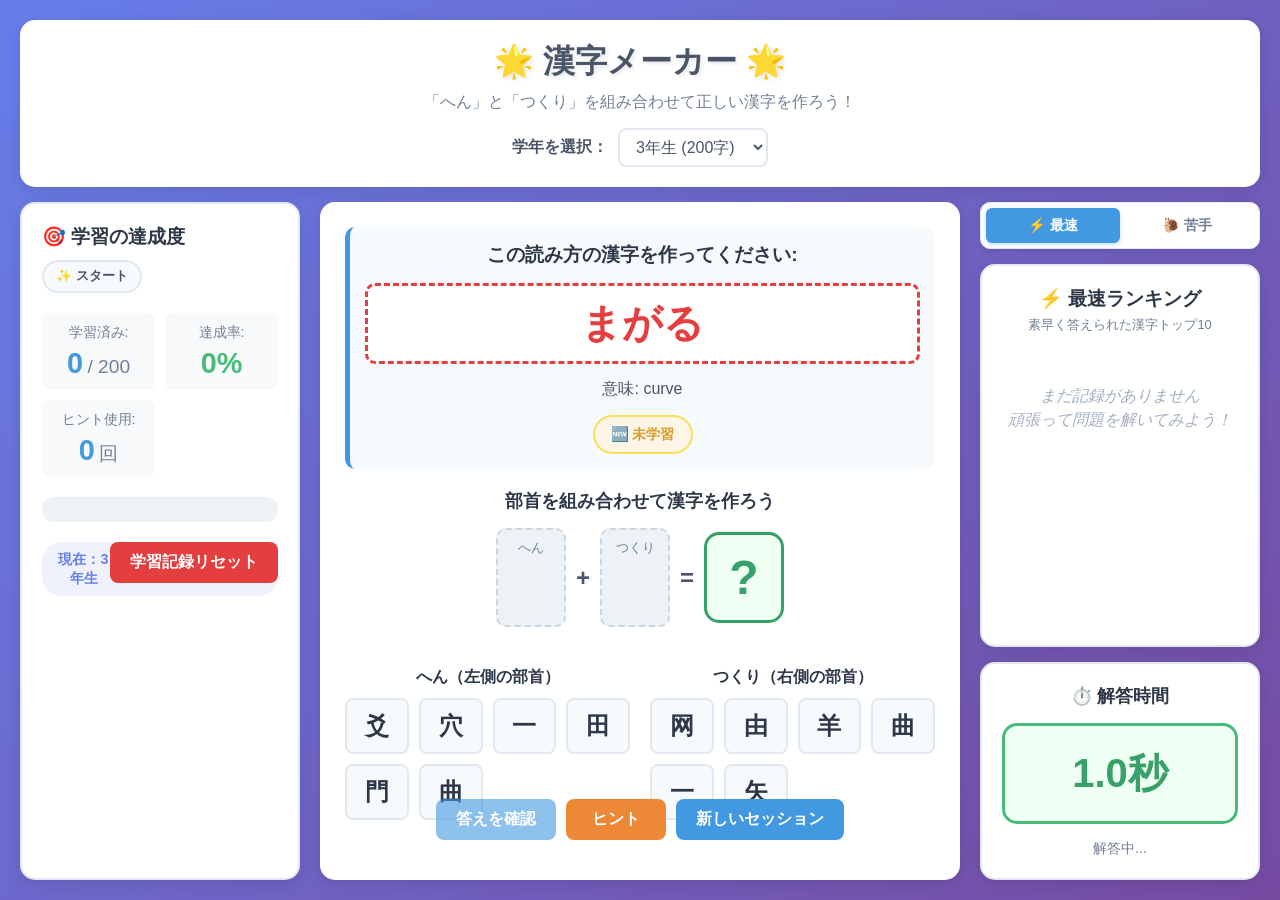
<file: index.html>
<!doctype html>
<html lang="ja">
    <head>
        <meta charset="UTF-8" />
        <meta name="viewport" content="width=device-width, initial-scale=1.0" />
        <title>漢字メーカー - 小学校漢字学習</title>
        <link rel="stylesheet" href="styles.css" />
    </head>
    <body>
        <div class="container">
            <header>
                <h1>🌟 漢字メーカー 🌟</h1>
                <p class="subtitle">
                    「へん」と「つくり」を組み合わせて正しい漢字を作ろう！
                </p>
                <!-- 学年選択 -->
                <div class="grade-selector">
                    <label for="grade-select">学年を選択：</label>
                    <select id="grade-select" class="grade-select">
                        <option value="1">1年生 (80字)</option>
                        <option value="2">2年生 (160字)</option>
                        <option value="3" selected>3年生 (200字)</option>
                        <option value="4">4年生 (202字)</option>
                        <option value="5">5年生 (193字)</option>
                        <option value="6">6年生 (191字)</option>
                    </select>
                </div>
            </header>

            <main>
                <!-- Left Sidebar -->
                <div class="left-sidebar">
                    <!-- 達成度表示 -->
                    <div class="achievement-board">
                        <div class="achievement-header">
                            <h3>🎯 学習の達成度</h3>
                            <div
                                id="achievement-badge"
                                class="achievement-badge starter"
                            >
                                ✨ スタート
                            </div>
                        </div>
                        <div class="achievement-stats">
                            <div class="stat-item">
                                <span class="label">学習済み:</span>
                                <span id="learned-count" class="count">0</span>
                                <span class="total"
                                    >/
                                    <span id="total-kanji-count"
                                        >200</span
                                    ></span
                                >
                            </div>
                            <div class="stat-item">
                                <span class="label">達成率:</span>
                                <span
                                    id="achievement-percentage"
                                    class="percentage"
                                    >0%</span
                                >
                            </div>
                            <div class="stat-item">
                                <span class="label">ヒント使用:</span>
                                <span id="hint-count" class="count">0</span>
                                <span class="total">回</span>
                            </div>
                        </div>
                        <div class="achievement-progress">
                            <div class="achievement-bar">
                                <div
                                    class="achievement-fill"
                                    id="achievement-fill"
                                ></div>
                            </div>
                        </div>
                        <button
                            id="reset-progress"
                            class="btn btn-danger reset-btn"
                        >
                            学習記録リセット
                        </button>
                        <div class="current-grade-info">
                            <span id="current-grade-display">現在：3年生</span>
                        </div>
                    </div>
                </div>

                <!-- Center Main Area -->
                <div class="center-main">
                    <!-- 問題エリア -->
                    <div class="problem-area">
                        <div class="question-box">
                            <h2>この読み方の漢字を作ってください:</h2>
                            <div class="reading-display">
                                <span id="current-reading">よみかた</span>
                            </div>
                            <div class="meaning-display">
                                意味: <span id="current-meaning">意味</span>
                            </div>
                            <div
                                id="kanji-status"
                                class="kanji-status unlearned"
                            >
                                🆕 未学習
                            </div>
                        </div>

                        <!-- 漢字作成エリア -->
                        <div class="kanji-builder">
                            <h3>部首を組み合わせて漢字を作ろう</h3>
                            <div class="kanji-construction">
                                <div class="radical-slot" id="left-slot">
                                    <span class="slot-label">へん</span>
                                    <div
                                        class="radical-display"
                                        id="left-radical"
                                    ></div>
                                </div>
                                <div class="plus-sign">+</div>
                                <div class="radical-slot" id="right-slot">
                                    <span class="slot-label">つくり</span>
                                    <div
                                        class="radical-display"
                                        id="right-radical"
                                    ></div>
                                </div>
                                <div class="equals-sign">=</div>
                                <div class="result-kanji" id="result-kanji">
                                    ?
                                </div>
                            </div>
                        </div>

                        <!-- 部首選択エリア -->
                        <div class="radical-selection">
                            <div class="radical-group">
                                <h4>へん（左側の部首）</h4>
                                <div class="radical-options" id="left-options">
                                    <!-- 部首オプションがJavaScriptで動的に生成される -->
                                </div>
                            </div>
                            <div class="radical-group">
                                <h4>つくり（右側の部首）</h4>
                                <div class="radical-options" id="right-options">
                                    <!-- 部首オプションがJavaScriptで動的に生成される -->
                                </div>
                            </div>
                        </div>

                        <!-- アクションボタン -->
                        <div class="action-buttons">
                            <button
                                id="check-answer"
                                class="btn btn-primary"
                                disabled
                            >
                                答えを確認
                            </button>
                            <button id="hint-button" class="btn btn-secondary">
                                ヒント
                            </button>
                            <button
                                id="next-question"
                                class="btn btn-success"
                                style="display: none"
                            >
                                次の問題
                            </button>
                            <button id="new-game" class="btn btn-info">
                                新しいセッション
                            </button>
                        </div>

                        <!-- 結果表示 -->
                        <div
                            id="result-message"
                            class="result-message"
                            style="display: none"
                        >
                            <div class="message-content"></div>
                        </div>
                    </div>
                </div>

                <!-- Right Sidebar -->
                <div class="right-sidebar">
                    <!-- ランキング切り替えタブ -->
                    <div class="ranking-tabs">
                        <button id="fast-tab" class="tab-button active">
                            ⚡ 最速
                        </button>
                        <button id="slow-tab" class="tab-button">
                            🐌 苦手
                        </button>
                    </div>

                    <!-- 最速ランキング -->
                    <div class="speed-ranking" id="fast-ranking">
                        <div class="ranking-header">
                            <h3>⚡ 最速ランキング</h3>
                            <div class="ranking-subtitle">
                                素早く答えられた漢字トップ10
                            </div>
                        </div>
                        <div class="ranking-list" id="speed-ranking-list">
                            <div class="no-records">
                                まだ記録がありません<br />
                                頑張って問題を解いてみよう！
                            </div>
                        </div>
                    </div>

                    <!-- 苦手ランキング -->
                    <div
                        class="slow-ranking"
                        id="slow-ranking"
                        style="display: none"
                    >
                        <div class="ranking-header">
                            <h3>🐌 苦手ランキング</h3>
                            <div class="ranking-subtitle">
                                時間がかかった漢字トップ10
                            </div>
                        </div>
                        <div class="ranking-list" id="slow-ranking-list">
                            <div class="no-records">
                                まだ記録がありません<br />
                                頑張って問題を解いてみよう！
                            </div>
                        </div>
                    </div>

                    <!-- 今回の解答時間 -->
                    <div class="current-time">
                        <div class="time-header">
                            <h4>⏱️ 解答時間</h4>
                        </div>
                        <div class="time-display" id="current-time-display">
                            <span class="time-value" id="current-time"
                                >0.0秒</span
                            >
                        </div>
                        <div class="time-status" id="time-status">
                            問題開始でタイマーが始まります
                        </div>
                    </div>
                </div>
            </main>
        </div>

        <!-- ヒントモーダル -->
        <div id="hint-modal" class="modal" style="display: none">
            <div class="modal-content hint-modal">
                <div class="modal-header">
                    <h2>💡 ヒント</h2>
                    <button id="close-hint-modal" class="close-btn">
                        &times;
                    </button>
                </div>
                <div class="modal-body">
                    <div id="hint-content" class="hint-content">
                        <!-- ヒント内容がJavaScriptで挿入される -->
                    </div>
                </div>
                <div class="modal-footer">
                    <button id="close-hint" class="btn btn-secondary">
                        閉じる
                    </button>
                </div>
            </div>
        </div>

        <!-- 完全制覇達成モーダル -->
        <div
            id="complete-achievement-modal"
            class="modal"
            style="display: none"
        >
            <div class="modal-content achievement-modal">
                <div class="modal-header">
                    <h2>🏆 完全制覇おめでとうございます！ 🏆</h2>
                </div>
                <div class="modal-body">
                    <div class="achievement-celebration">
                        <div class="trophy">🏆</div>
                        <p>小学3年生の漢字200字をすべて制覇しました！</p>
                        <p>素晴らしい頑張りです！</p>
                        <div class="celebration-message">
                            部首の組み合わせで漢字を理解する力がついていますね。<br />
                            この調子で漢字学習を続けていきましょう！
                        </div>
                    </div>
                </div>
                <div class="modal-footer">
                    <button id="continue-learning" class="btn btn-primary">
                        復習を続ける
                    </button>
                    <button id="close-complete-modal" class="btn btn-secondary">
                        閉じる
                    </button>
                </div>
            </div>
        </div>

        <script src="script.js"></script>
    </body>
</html>
</file>
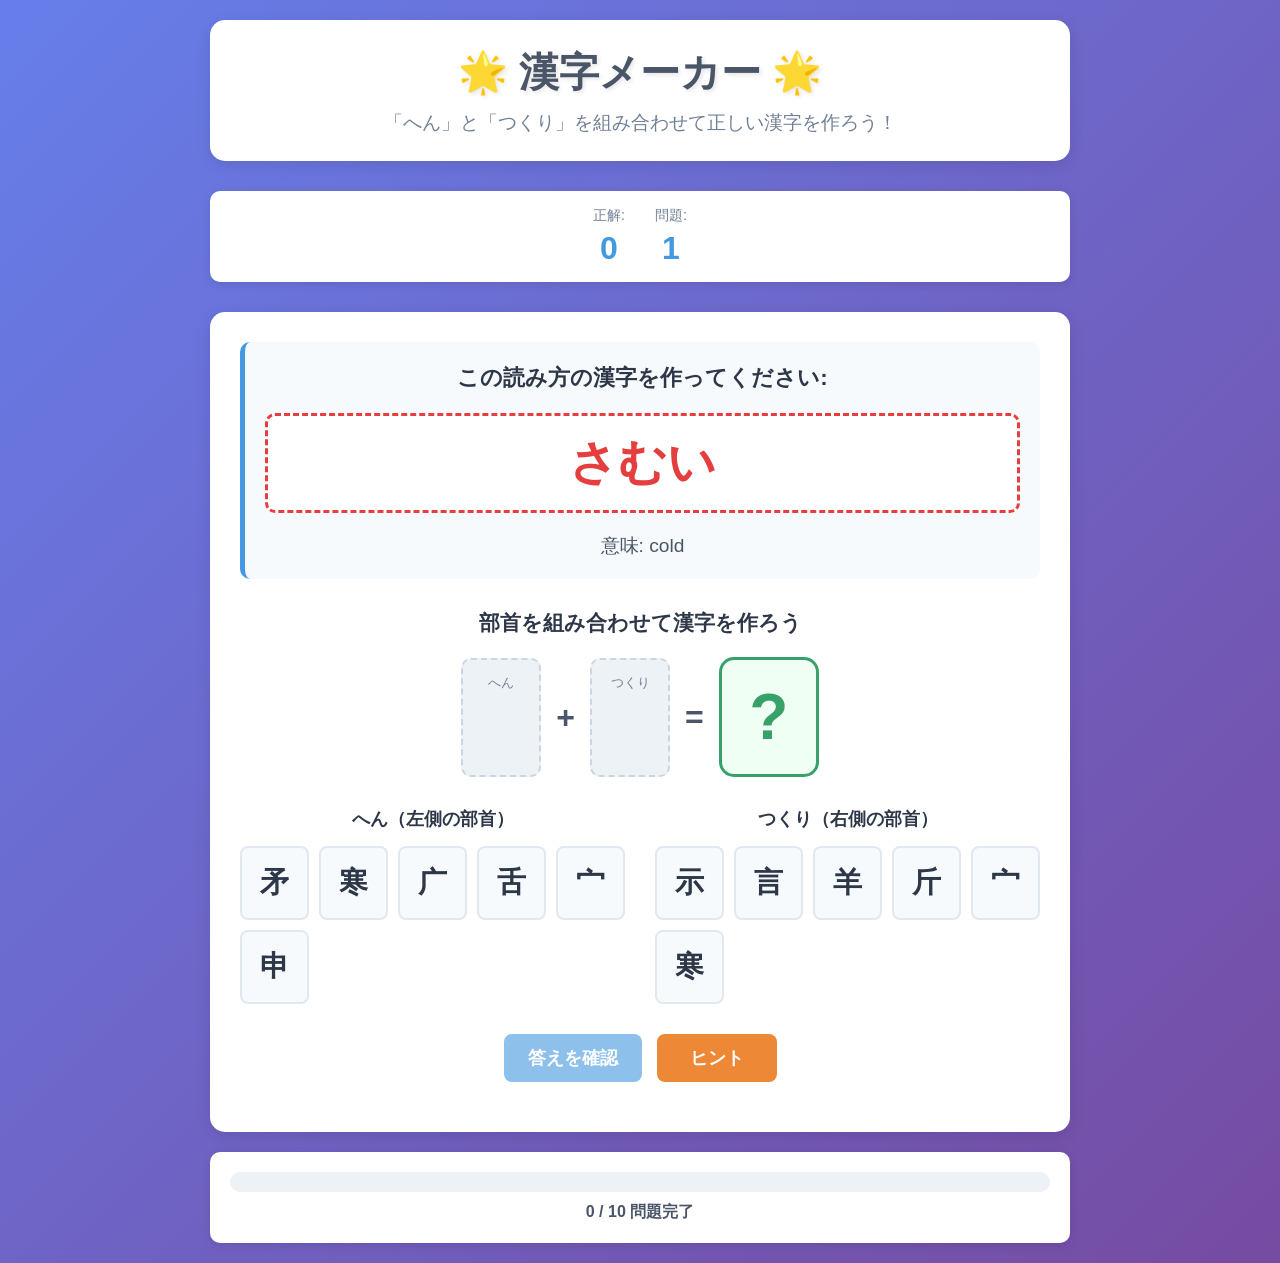
<file: public/index.html>
<!doctype html>
<html lang="ja">
    <head>
        <meta charset="UTF-8" />
        <meta name="viewport" content="width=device-width, initial-scale=1.0" />
        <title>漢字メーカー - 小学3年生</title>
        <link rel="stylesheet" href="styles.css" />
    </head>
    <body>
        <div class="container">
            <header>
                <h1>🌟 漢字メーカー 🌟</h1>
                <p class="subtitle">
                    「へん」と「つくり」を組み合わせて正しい漢字を作ろう！
                </p>
            </header>

            <main>
                <!-- スコア表示 -->
                <div class="score-board">
                    <div class="score-item">
                        <span class="label">正解:</span>
                        <span id="correct-count" class="count">0</span>
                    </div>
                    <div class="score-item">
                        <span class="label">問題:</span>
                        <span id="total-count" class="count">1</span>
                    </div>
                </div>

                <!-- 問題エリア -->
                <div class="problem-area">
                    <div class="question-box">
                        <h2>この読み方の漢字を作ってください:</h2>
                        <div class="reading-display">
                            <span id="current-reading">よみかた</span>
                        </div>
                        <div class="meaning-display">
                            意味: <span id="current-meaning">意味</span>
                        </div>
                    </div>

                    <!-- 漢字作成エリア -->
                    <div class="kanji-builder">
                        <h3>部首を組み合わせて漢字を作ろう</h3>
                        <div class="kanji-construction">
                            <div class="radical-slot" id="left-slot">
                                <span class="slot-label">へん</span>
                                <div
                                    class="radical-display"
                                    id="left-radical"
                                ></div>
                            </div>
                            <div class="plus-sign">+</div>
                            <div class="radical-slot" id="right-slot">
                                <span class="slot-label">つくり</span>
                                <div
                                    class="radical-display"
                                    id="right-radical"
                                ></div>
                            </div>
                            <div class="equals-sign">=</div>
                            <div class="result-kanji" id="result-kanji">?</div>
                        </div>
                    </div>

                    <!-- 部首選択エリア -->
                    <div class="radical-selection">
                        <div class="radical-group">
                            <h4>へん（左側の部首）</h4>
                            <div class="radical-options" id="left-options">
                                <!-- 部首オプションがJavaScriptで動的に生成される -->
                            </div>
                        </div>
                        <div class="radical-group">
                            <h4>つくり（右側の部首）</h4>
                            <div class="radical-options" id="right-options">
                                <!-- 部首オプションがJavaScriptで動的に生成される -->
                            </div>
                        </div>
                    </div>

                    <!-- アクションボタン -->
                    <div class="action-buttons">
                        <button
                            id="check-answer"
                            class="btn btn-primary"
                            disabled
                        >
                            答えを確認
                        </button>
                        <button id="hint-button" class="btn btn-secondary">
                            ヒント
                        </button>
                        <button
                            id="next-question"
                            class="btn btn-success"
                            style="display: none"
                        >
                            次の問題
                        </button>
                    </div>

                    <!-- 結果表示 -->
                    <div
                        id="result-message"
                        class="result-message"
                        style="display: none"
                    >
                        <div class="message-content"></div>
                    </div>

                    <!-- ヒント表示 -->
                    <div
                        id="hint-message"
                        class="hint-message"
                        style="display: none"
                    >
                        <div class="hint-content"></div>
                    </div>
                </div>

                <!-- 進捗表示 -->
                <div class="progress-area">
                    <div class="progress-bar">
                        <div class="progress-fill" id="progress-fill"></div>
                    </div>
                    <div class="progress-text">
                        <span id="progress-text">0 / 10 問題完了</span>
                    </div>
                </div>
            </main>

            <!-- ゲーム完了モーダル -->
            <div id="completion-modal" class="modal" style="display: none">
                <div class="modal-content">
                    <div class="modal-header">
                        <h2>🎉 おめでとうございます！ 🎉</h2>
                    </div>
                    <div class="modal-body">
                        <p>すべての問題をクリアしました！</p>
                        <div class="final-score">
                            最終スコア: <span id="final-score">0</span> /
                            <span id="final-total">10</span>
                        </div>
                        <div class="accuracy">
                            正答率: <span id="accuracy">0%</span>
                        </div>
                    </div>
                    <div class="modal-footer">
                        <button id="restart-game" class="btn btn-primary">
                            もう一度挑戦
                        </button>
                    </div>
                </div>
            </div>
        </div>

        <script src="script.js"></script>
    </body>
</html>
</file>
<file: styles.css>
* {
    margin: 0;
    padding: 0;
    box-sizing: border-box;
}

body {
    font-family:
        "Hiragino Kaku Gothic Pro", "ヒラギノ角ゴ Pro W3", Meiryo, メイリオ,
        Osaka, "MS PGothic", arial, helvetica, sans-serif;
    background: linear-gradient(135deg, #667eea 0%, #764ba2 100%);
    min-height: 100vh;
    color: #333;
    overflow-x: hidden;
}

.container {
    max-width: 1400px;
    margin: 0 auto;
    padding: 20px;
    height: 100vh;
    display: flex;
    flex-direction: column;
}

/* Header Styles */
header {
    text-align: center;
    margin-bottom: 15px;
    background: white;
    border-radius: 15px;
    padding: 20px;
    box-shadow: 0 4px 15px rgba(0, 0, 0, 0.1);
    flex-shrink: 0;
}

header h1 {
    font-size: 2em;
    color: #4a5568;
    margin-bottom: 8px;
    text-shadow: 2px 2px 4px rgba(0, 0, 0, 0.1);
}

.subtitle {
    font-size: 1em;
    color: #718096;
    font-weight: 500;
    margin-bottom: 15px;
}

/* Grade Selector Styles */
.grade-selector {
    margin-top: 15px;
    display: flex;
    align-items: center;
    justify-content: center;
    gap: 10px;
}

.grade-selector label {
    font-weight: 600;
    color: #4a5568;
    font-size: 1em;
}

.grade-select {
    padding: 8px 12px;
    border: 2px solid #e2e8f0;
    border-radius: 8px;
    font-size: 1em;
    font-weight: 500;
    background: white;
    color: #4a5568;
    cursor: pointer;
    transition: all 0.3s ease;
    min-width: 150px;
}

.grade-select:hover {
    border-color: #667eea;
    box-shadow: 0 2px 8px rgba(102, 126, 234, 0.2);
}

.grade-select:focus {
    outline: none;
    border-color: #667eea;
    box-shadow: 0 0 0 3px rgba(102, 126, 234, 0.1);
}

/* Current Grade Display */
.current-grade-info {
    margin-top: 15px;
    padding: 8px 15px;
    background: rgba(102, 126, 234, 0.1);
    border-radius: 20px;
    text-align: center;
}

#current-grade-display {
    font-weight: 600;
    color: #667eea;
    font-size: 0.9em;
}

/* Main Content Layout */
main {
    flex: 1;
    display: grid;
    grid-template-columns: 280px 1fr 280px;
    gap: 20px;
    min-height: 0;
}

/* Left Sidebar */
.left-sidebar {
    display: flex;
    flex-direction: column;
    gap: 15px;
}

/* Achievement Board */
.achievement-board {
    background: white;
    border-radius: 15px;
    padding: 20px;
    box-shadow: 0 4px 15px rgba(0, 0, 0, 0.1);
    border: 2px solid #e2e8f0;
    flex: 1;
}

.achievement-header {
    display: flex;
    justify-content: space-between;
    align-items: center;
    margin-bottom: 20px;
    flex-wrap: wrap;
    gap: 10px;
}

.achievement-header h3 {
    color: #2d3748;
    font-size: 1.2em;
    margin: 0;
}

.achievement-badge {
    padding: 6px 12px;
    border-radius: 20px;
    font-weight: bold;
    font-size: 0.8em;
    text-align: center;
    min-width: 80px;
}

.achievement-badge.starter {
    background: #f7fafc;
    color: #4a5568;
    border: 2px solid #e2e8f0;
}

.achievement-badge.beginner {
    background: #f0fff4;
    color: #38a169;
    border: 2px solid #68d391;
}

.achievement-badge.intermediate {
    background: #ebf8ff;
    color: #3182ce;
    border: 2px solid #63b3ed;
}

.achievement-badge.advanced {
    background: #fef5e7;
    color: #d69e2e;
    border: 2px solid #f6e05e;
}

.achievement-badge.complete {
    background: linear-gradient(45deg, #ed8936, #f6e05e);
    color: white;
    border: 2px solid #d69e2e;
    animation: glow 2s ease-in-out infinite alternate;
}

@keyframes glow {
    from {
        box-shadow: 0 0 5px rgba(237, 137, 54, 0.5);
    }
    to {
        box-shadow: 0 0 20px rgba(237, 137, 54, 0.8);
    }
}

.achievement-stats {
    display: grid;
    grid-template-columns: repeat(auto-fit, minmax(80px, 1fr));
    gap: 10px;
    margin-bottom: 20px;
}

.stat-item {
    text-align: center;
    background: #f8f9fa;
    padding: 10px 8px;
    border-radius: 8px;
    min-width: 80px;
}

.stat-item .label {
    display: block;
    font-size: 0.9em;
    color: #718096;
    margin-bottom: 5px;
}

.stat-item .count {
    font-size: 1.8em;
    font-weight: bold;
    color: #4299e1;
}

.stat-item .total {
    font-size: 1.2em;
    color: #718096;
}

.stat-item .percentage {
    font-size: 1.8em;
    font-weight: bold;
    color: #48bb78;
}

.achievement-progress {
    margin-bottom: 20px;
}

.achievement-bar {
    width: 100%;
    height: 25px;
    background: #edf2f7;
    border-radius: 12px;
    overflow: hidden;
    position: relative;
}

.achievement-fill {
    height: 100%;
    background: linear-gradient(90deg, #4299e1, #63b3ed, #3182ce);
    border-radius: 12px;
    transition: width 0.8s ease;
    width: 0%;
    position: relative;
}

.achievement-fill::after {
    content: "";
    position: absolute;
    top: 0;
    left: 0;
    right: 0;
    bottom: 0;
    background: linear-gradient(
        90deg,
        transparent,
        rgba(255, 255, 255, 0.3),
        transparent
    );
    animation: shimmer 2s infinite;
}

@keyframes shimmer {
    0% {
        transform: translateX(-100%);
    }
    100% {
        transform: translateX(100%);
    }
}

.reset-btn {
    font-size: 0.9em;
    padding: 8px 16px;
    float: right;
}

.btn-danger {
    background: #e53e3e;
    color: white;
}

.btn-danger:hover {
    background: #c53030;
}

.btn-info {
    background: #4299e1;
    color: white;
}

.btn-info:hover {
    background: #3182ce;
}

/* Center Main Area */
.center-main {
    display: flex;
    flex-direction: column;
    gap: 15px;
    min-height: 0;
}

/* Right Sidebar */
.right-sidebar {
    display: flex;
    flex-direction: column;
    gap: 15px;
}

/* Ranking Tabs */
.ranking-tabs {
    display: flex;
    background: white;
    border-radius: 10px;
    padding: 5px;
    box-shadow: 0 2px 8px rgba(0, 0, 0, 0.1);
    border: 1px solid #e2e8f0;
}

.tab-button {
    flex: 1;
    padding: 8px 12px;
    border: none;
    background: transparent;
    border-radius: 6px;
    font-size: 0.9em;
    font-weight: 600;
    cursor: pointer;
    transition: all 0.3s ease;
    color: #718096;
}

.tab-button.active {
    background: #4299e1;
    color: white;
    box-shadow: 0 2px 4px rgba(66, 153, 225, 0.3);
}

.tab-button:not(.active):hover {
    background: #f7fafc;
    color: #4a5568;
}

/* Problem Area */
.problem-area {
    background: white;
    border-radius: 15px;
    padding: 25px;
    box-shadow: 0 4px 15px rgba(0, 0, 0, 0.1);
    flex: 1;
    display: flex;
    flex-direction: column;
    min-height: 0;
}

.question-box {
    text-align: center;
    margin-bottom: 20px;
    padding: 15px;
    background: #f7fafc;
    border-radius: 10px;
    border-left: 5px solid #4299e1;
}

.question-box h2 {
    font-size: 1.2em;
    color: #2d3748;
    margin-bottom: 10px;
}

.reading-display {
    font-size: 2.5em;
    font-weight: bold;
    color: #e53e3e;
    margin: 15px 0;
    padding: 10px;
    background: white;
    border-radius: 10px;
    border: 3px dashed #e53e3e;
}

.meaning-display {
    font-size: 1em;
    color: #4a5568;
    font-weight: 500;
}

.kanji-status {
    margin-top: 15px;
    padding: 8px 16px;
    border-radius: 20px;
    font-size: 0.9em;
    font-weight: 600;
    text-align: center;
    display: inline-block;
}

.kanji-status.learned {
    background: #f0fff4;
    color: #38a169;
    border: 2px solid #68d391;
}

.kanji-status.unlearned {
    background: #fef5e7;
    color: #d69e2e;
    border: 2px solid #f6e05e;
}

/* Kanji Builder */
.kanji-builder {
    margin-bottom: 20px;
}

.kanji-builder h3 {
    text-align: center;
    color: #2d3748;
    margin-bottom: 15px;
    font-size: 1.1em;
}

.kanji-construction {
    display: flex;
    align-items: center;
    justify-content: center;
    gap: 10px;
    margin-bottom: 20px;
    flex-wrap: wrap;
}

.radical-slot {
    text-align: center;
    background: #edf2f7;
    border-radius: 10px;
    padding: 10px;
    min-width: 70px;
    border: 2px dashed #cbd5e0;
    transition: all 0.3s ease;
}

.radical-slot.selected {
    border-color: #4299e1;
    background: #ebf8ff;
    transform: scale(1.05);
}

.slot-label {
    display: block;
    font-size: 0.8em;
    color: #718096;
    margin-bottom: 8px;
}

.radical-display {
    font-size: 2em;
    font-weight: bold;
    color: #2d3748;
    min-height: 50px;
    display: flex;
    align-items: center;
    justify-content: center;
}

.plus-sign,
.equals-sign {
    font-size: 1.5em;
    font-weight: bold;
    color: #4a5568;
}

.result-kanji {
    font-size: 3em;
    font-weight: bold;
    color: #38a169;
    background: #f0fff4;
    border: 3px solid #38a169;
    border-radius: 15px;
    padding: 15px;
    min-width: 80px;
    min-height: 80px;
    display: flex;
    align-items: center;
    justify-content: center;
}

/* Radical Selection */
.radical-selection {
    display: grid;
    grid-template-columns: 1fr 1fr;
    gap: 20px;
    margin-bottom: 20px;
    flex: 1;
    min-height: 0;
}

.radical-group h4 {
    color: #2d3748;
    margin-bottom: 10px;
    text-align: center;
    font-size: 1em;
}

.radical-options {
    display: grid;
    grid-template-columns: repeat(auto-fit, minmax(60px, 1fr));
    gap: 10px;
}

.radical-option {
    background: #f7fafc;
    border: 2px solid #e2e8f0;
    border-radius: 8px;
    padding: 10px;
    text-align: center;
    cursor: pointer;
    transition: all 0.3s ease;
    font-size: 1.5em;
    font-weight: bold;
    color: #2d3748;
}

.radical-option:hover {
    background: #edf2f7;
    border-color: #cbd5e0;
    transform: translateY(-2px);
}

.radical-option.selected {
    background: #4299e1;
    border-color: #3182ce;
    color: white;
    transform: scale(1.1);
}

.radical-option.correct {
    background: #48bb78;
    border-color: #38a169;
    color: white;
}

.radical-option.incorrect {
    background: #f56565;
    border-color: #e53e3e;
    color: white;
}

/* Action Buttons */
.action-buttons {
    display: flex;
    justify-content: center;
    gap: 10px;
    margin-bottom: 15px;
    flex-wrap: wrap;
}

.btn {
    padding: 10px 20px;
    border: none;
    border-radius: 8px;
    font-size: 1em;
    font-weight: 600;
    cursor: pointer;
    transition: all 0.3s ease;
    min-width: 100px;
}

.btn:hover {
    transform: translateY(-2px);
    box-shadow: 0 4px 12px rgba(0, 0, 0, 0.15);
}

.btn:disabled {
    opacity: 0.6;
    cursor: not-allowed;
    transform: none;
    box-shadow: none;
}

.btn-primary {
    background: #4299e1;
    color: white;
}

.btn-primary:hover:not(:disabled) {
    background: #3182ce;
}

.btn-secondary {
    background: #ed8936;
    color: white;
}

.btn-secondary:hover {
    background: #dd6b20;
}

.btn-success {
    background: #48bb78;
    color: white;
}

.btn-success:hover {
    background: #38a169;
}

/* Result and Hint Messages */
.result-message,
.hint-message {
    margin: 20px 0;
    padding: 20px;
    border-radius: 10px;
    text-align: center;
    font-size: 1.2em;
    font-weight: 600;
}

.result-message.correct {
    background: #c6f6d5;
    border: 2px solid #48bb78;
    color: #1a365d;
}

.result-message.incorrect {
    background: #fed7d7;
    border: 2px solid #f56565;
    color: #1a365d;
}

.new-learning {
    background: linear-gradient(45deg, #48bb78, #38a169);
    color: white;
    padding: 8px 16px;
    border-radius: 20px;
    font-size: 0.9em;
    font-weight: bold;
    margin-top: 10px;
    display: inline-block;
    animation: pulse 2s infinite;
}

.new-record {
    background: linear-gradient(45deg, #d69e2e, #f6e05e);
    color: white;
    padding: 8px 16px;
    border-radius: 20px;
    font-size: 0.9em;
    font-weight: bold;
    margin-top: 10px;
    display: inline-block;
    animation:
        bounce 1s,
        glow 2s infinite alternate;
}

@keyframes pulse {
    0% {
        transform: scale(1);
    }
    50% {
        transform: scale(1.05);
    }
    100% {
        transform: scale(1);
    }
}

/* Hint Modal */
.hint-modal .modal-content {
    max-width: 500px;
    background: #fef5e7;
    border: 2px solid #ed8936;
}

.hint-modal .modal-header {
    background: #ed8936;
    color: white;
    padding: 15px 20px;
    margin: -20px -20px 20px -20px;
    border-radius: 15px 15px 0 0;
    display: flex;
    justify-content: space-between;
    align-items: center;
}

.hint-modal .modal-header h2 {
    color: white;
    margin: 0;
    font-size: 1.3em;
}

.close-btn {
    background: none;
    border: none;
    color: white;
    font-size: 1.5em;
    cursor: pointer;
    padding: 0;
    width: 30px;
    height: 30px;
    display: flex;
    align-items: center;
    justify-content: center;
    border-radius: 50%;
    transition: background 0.3s ease;
}

.close-btn:hover {
    background: rgba(255, 255, 255, 0.2);
}

.hint-content {
    color: #744210;
    line-height: 1.6;
}

.hint-kanji {
    font-size: 1.4em;
    margin-bottom: 15px;
    text-align: center;
    background: white;
    padding: 10px;
    border-radius: 8px;
    border: 1px solid #d69e2e;
}

.hint-radicals {
    font-size: 1.2em;
    margin-bottom: 10px;
    padding: 8px;
    background: rgba(255, 255, 255, 0.5);
    border-radius: 6px;
}

.hint-meaning {
    margin-bottom: 8px;
    padding: 6px;
}

.hint-reading {
    margin-bottom: 15px;
    padding: 6px;
    font-style: italic;
}

/* Speed Ranking */
.speed-ranking,
.slow-ranking {
    background: white;
    border-radius: 15px;
    padding: 20px;
    box-shadow: 0 4px 15px rgba(0, 0, 0, 0.1);
    border: 2px solid #e2e8f0;
    flex: 1;
}

.slow-ranking {
    border-color: #fed7d7;
}

.ranking-header {
    text-align: center;
    margin-bottom: 20px;
}

.ranking-header h3 {
    color: #2d3748;
    font-size: 1.2em;
    margin: 0 0 5px 0;
}

.ranking-subtitle {
    font-size: 0.8em;
    color: #718096;
    font-weight: 500;
}

.ranking-list {
    max-height: 300px;
    overflow-y: auto;
}

.no-records {
    text-align: center;
    color: #a0aec0;
    font-style: italic;
    padding: 30px 0;
    line-height: 1.5;
}

.ranking-item {
    display: flex;
    align-items: center;
    justify-content: space-between;
    padding: 10px 12px;
    border-radius: 8px;
    margin-bottom: 8px;
    background: #f7fafc;
    border: 1px solid #e2e8f0;
    transition: all 0.3s ease;
}

.ranking-item:hover {
    background: #edf2f7;
    border-color: #cbd5e0;
}

.ranking-item.rank-1 {
    background: linear-gradient(135deg, #ffd700, #ffed4e);
    border-color: #d69e2e;
    animation: goldGlow 2s infinite alternate;
}

.ranking-item.rank-2 {
    background: linear-gradient(135deg, #c0c0c0, #e2e8f0);
    border-color: #a0aec0;
}

.ranking-item.rank-3 {
    background: linear-gradient(135deg, #cd7f32, #d69e2e);
    border-color: #c05621;
}

@keyframes goldGlow {
    from {
        box-shadow: 0 0 5px rgba(255, 215, 0, 0.5);
    }
    to {
        box-shadow: 0 0 15px rgba(255, 215, 0, 0.8);
    }
}

.rank-number {
    font-weight: bold;
    font-size: 0.9em;
    color: #4a5568;
    min-width: 25px;
    text-align: center;
}

.rank-1 .rank-number {
    color: #744210;
    font-size: 1.1em;
}

.rank-2 .rank-number,
.rank-3 .rank-number {
    color: #2d3748;
}

.ranking-kanji {
    font-size: 1.3em;
    font-weight: bold;
    color: #2d3748;
    margin: 0 10px;
}

.ranking-info {
    text-align: center;
    flex: 1;
}

.ranking-reading {
    font-size: 0.8em;
    color: #718096;
    margin-bottom: 2px;
}

.ranking-time {
    font-weight: bold;
    color: #e53e3e;
    font-size: 0.9em;
}

/* Current Time Display */
.current-time {
    background: white;
    border-radius: 15px;
    padding: 20px;
    box-shadow: 0 4px 15px rgba(0, 0, 0, 0.1);
    border: 2px solid #e2e8f0;
    text-align: center;
}

.time-header {
    margin-bottom: 15px;
}

.time-header h4 {
    color: #2d3748;
    font-size: 1.1em;
    margin: 0;
}

.time-display {
    background: #f0fff4;
    border: 3px solid #48bb78;
    border-radius: 15px;
    padding: 20px;
    margin-bottom: 15px;
}

.time-value {
    font-size: 2.5em;
    font-weight: bold;
    color: #38a169;
}

.time-status {
    font-size: 0.9em;
    color: #718096;
    font-weight: 500;
}

.time-status.fast {
    color: #38a169;
}

.time-status.slow {
    color: #e53e3e;
}

.time-status.record {
    color: #d69e2e;
    font-weight: bold;
    animation: pulse 2s infinite;
}

/* Slow Ranking Specific Styles */
.slow-ranking .ranking-item.rank-1 {
    background: linear-gradient(135deg, #fed7d7, #feb2b2);
    border-color: #f56565;
    animation: redGlow 2s infinite alternate;
}

.slow-ranking .ranking-item.rank-2 {
    background: linear-gradient(135deg, #ffeaa7, #fdcb6e);
    border-color: #e17055;
}

.slow-ranking .ranking-item.rank-3 {
    background: linear-gradient(135deg, #fab1a0, #e17055);
    border-color: #d63031;
}

@keyframes redGlow {
    from {
        box-shadow: 0 0 5px rgba(245, 101, 101, 0.5);
    }
    to {
        box-shadow: 0 0 15px rgba(245, 101, 101, 0.8);
    }
}

.slow-ranking .rank-1 .rank-number {
    color: #c53030;
    font-size: 1.1em;
}

.slow-ranking .rank-2 .rank-number,
.slow-ranking .rank-3 .rank-number {
    color: #744210;
}

.slow-ranking .ranking-time {
    color: #e53e3e;
}

/* Modal */
.modal {
    position: fixed;
    top: 0;
    left: 0;
    width: 100%;
    height: 100%;
    background: rgba(0, 0, 0, 0.7);
    display: flex;
    align-items: center;
    justify-content: center;
    z-index: 1000;
}

.modal-content {
    background: white;
    border-radius: 15px;
    padding: 30px;
    max-width: 500px;
    width: 90%;
    text-align: center;
    box-shadow: 0 10px 25px rgba(0, 0, 0, 0.3);
}

.modal-header h2 {
    color: #2d3748;
    margin-bottom: 20px;
    font-size: 2em;
}

.modal-body {
    margin-bottom: 30px;
}

.modal-body p {
    font-size: 1.2em;
    color: #4a5568;
    margin-bottom: 20px;
}

.final-score {
    font-size: 2em;
    font-weight: bold;
    color: #4299e1;
    margin-bottom: 15px;
}

.accuracy {
    font-size: 1.3em;
    color: #48bb78;
    font-weight: 600;
}

/* Achievement Modal */
.achievement-modal .modal-content {
    background: linear-gradient(135deg, #667eea 0%, #764ba2 100%);
    color: white;
}

.achievement-modal .modal-header h2 {
    color: white;
    text-shadow: 2px 2px 4px rgba(0, 0, 0, 0.3);
}

.achievement-celebration {
    text-align: center;
}

.trophy {
    font-size: 4em;
    margin: 20px 0;
    animation: bounce 2s infinite;
}

.celebration-message {
    background: rgba(255, 255, 255, 0.1);
    padding: 15px;
    border-radius: 10px;
    margin-top: 20px;
    font-style: italic;
}

/* Responsive Design */
@media (max-width: 1200px) {
    main {
        grid-template-columns: 250px 1fr 250px;
        gap: 15px;
    }

    .speed-ranking,
    .current-time {
        padding: 15px;
    }

    .time-value {
        font-size: 2em;
    }
}

@media (max-width: 1024px) {
    main {
        grid-template-columns: 1fr;
        gap: 15px;
    }

    .container {
        height: auto;
        min-height: 100vh;
    }

    .left-sidebar {
        order: 1;
    }

    .center-main {
        order: 2;
    }

    .right-sidebar {
        order: 3;
    }

    .right-sidebar {
        display: flex;
        flex-direction: column;
        gap: 15px;
    }

    .ranking-tabs {
        order: 1;
    }

    .speed-ranking,
    .slow-ranking {
        order: 2;
    }

    .current-time {
        order: 3;
    }
}

@media (max-width: 768px) {
    .container {
        padding: 15px;
        height: auto;
    }

    header h1 {
        font-size: 1.8em;
    }

    .subtitle {
        font-size: 0.9em;
    }

    .radical-selection {
        grid-template-columns: 1fr;
        gap: 15px;
    }

    .kanji-construction {
        flex-direction: column;
        gap: 10px;
    }

    .plus-sign,
    .equals-sign {
        transform: rotate(90deg);
    }

    .reading-display {
        font-size: 2em;
    }

    .result-kanji {
        font-size: 2.5em;
    }

    .action-buttons {
        flex-direction: column;
        align-items: center;
    }

    .btn {
        width: 100%;
        max-width: 200px;
    }
}

/* Animation for correct/incorrect feedback */
@keyframes bounce {
    0%,
    20%,
    53%,
    80%,
    100% {
        transform: translate3d(0, 0, 0);
    }
    40%,
    43% {
        transform: translate3d(0, -30px, 0);
    }
    70% {
        transform: translate3d(0, -15px, 0);
    }
    90% {
        transform: translate3d(0, -4px, 0);
    }
}

@keyframes shake {
    0%,
    100% {
        transform: translateX(0);
    }
    10%,
    30%,
    50%,
    70%,
    90% {
        transform: translateX(-10px);
    }
    20%,
    40%,
    60%,
    80% {
        transform: translateX(10px);
    }
}

.bounce {
    animation: bounce 1s;
}

.shake {
    animation: shake 0.5s;
}

/* Confetti Animation */
@keyframes confetti-fall {
    to {
        transform: translateY(100vh) rotate(720deg);
    }
}

/* Floating Message */
@keyframes slideInOut {
    0% {
        transform: translateX(100%);
        opacity: 0;
    }
    20%,
    80% {
        transform: translateX(0);
        opacity: 1;
    }
    100% {
        transform: translateX(100%);
        opacity: 0;
    }
}

/* Mobile Responsiveness for Achievement Board */
@media (max-width: 768px) {
    .achievement-header {
        flex-direction: column;
        text-align: center;
    }

    .achievement-stats {
        flex-direction: column;
    }

    .stat-item {
        margin-bottom: 10px;
    }

    .reset-btn {
        float: none;
        width: 100%;
        margin-top: 10px;
    }

    .achievement-stats {
        grid-template-columns: 1fr;
        gap: 8px;
    }

    .stat-item {
        padding: 8px;
    }
}

/* Large screen optimizations */
@media (min-width: 1400px) {
    .container {
        max-width: 1600px;
    }

    main {
        grid-template-columns: 320px 1fr 320px;
        gap: 30px;
    }

    .radical-options {
        grid-template-columns: repeat(auto-fit, minmax(50px, 1fr));
    }

    .speed-ranking,
    .current-time {
        padding: 25px;
    }
}
</file>
<file: public/styles.css>
* {
    margin: 0;
    padding: 0;
    box-sizing: border-box;
}

body {
    font-family: 'Hiragino Kaku Gothic Pro', 'ヒラギノ角ゴ Pro W3', Meiryo, メイリオ, Osaka, 'MS PGothic', arial, helvetica, sans-serif;
    background: linear-gradient(135deg, #667eea 0%, #764ba2 100%);
    min-height: 100vh;
    color: #333;
}

.container {
    max-width: 900px;
    margin: 0 auto;
    padding: 20px;
}

/* Header Styles */
header {
    text-align: center;
    margin-bottom: 30px;
    background: white;
    border-radius: 15px;
    padding: 25px;
    box-shadow: 0 4px 15px rgba(0, 0, 0, 0.1);
}

header h1 {
    font-size: 2.5em;
    color: #4a5568;
    margin-bottom: 10px;
    text-shadow: 2px 2px 4px rgba(0, 0, 0, 0.1);
}

.subtitle {
    font-size: 1.2em;
    color: #718096;
    font-weight: 500;
}

/* Score Board */
.score-board {
    display: flex;
    justify-content: center;
    gap: 30px;
    margin-bottom: 30px;
    background: white;
    border-radius: 10px;
    padding: 15px;
    box-shadow: 0 2px 10px rgba(0, 0, 0, 0.1);
}

.score-item {
    text-align: center;
}

.score-item .label {
    display: block;
    font-size: 0.9em;
    color: #718096;
    margin-bottom: 5px;
}

.score-item .count {
    display: block;
    font-size: 2em;
    font-weight: bold;
    color: #4299e1;
}

/* Problem Area */
.problem-area {
    background: white;
    border-radius: 15px;
    padding: 30px;
    margin-bottom: 20px;
    box-shadow: 0 4px 15px rgba(0, 0, 0, 0.1);
}

.question-box {
    text-align: center;
    margin-bottom: 30px;
    padding: 20px;
    background: #f7fafc;
    border-radius: 10px;
    border-left: 5px solid #4299e1;
}

.question-box h2 {
    font-size: 1.4em;
    color: #2d3748;
    margin-bottom: 15px;
}

.reading-display {
    font-size: 3em;
    font-weight: bold;
    color: #e53e3e;
    margin: 20px 0;
    padding: 15px;
    background: white;
    border-radius: 10px;
    border: 3px dashed #e53e3e;
}

.meaning-display {
    font-size: 1.2em;
    color: #4a5568;
    font-weight: 500;
}

/* Kanji Builder */
.kanji-builder {
    margin-bottom: 30px;
}

.kanji-builder h3 {
    text-align: center;
    color: #2d3748;
    margin-bottom: 20px;
    font-size: 1.3em;
}

.kanji-construction {
    display: flex;
    align-items: center;
    justify-content: center;
    gap: 15px;
    margin-bottom: 30px;
    flex-wrap: wrap;
}

.radical-slot {
    text-align: center;
    background: #edf2f7;
    border-radius: 10px;
    padding: 15px;
    min-width: 80px;
    border: 2px dashed #cbd5e0;
    transition: all 0.3s ease;
}

.radical-slot.selected {
    border-color: #4299e1;
    background: #ebf8ff;
    transform: scale(1.05);
}

.slot-label {
    display: block;
    font-size: 0.8em;
    color: #718096;
    margin-bottom: 8px;
}

.radical-display {
    font-size: 2.5em;
    font-weight: bold;
    color: #2d3748;
    min-height: 60px;
    display: flex;
    align-items: center;
    justify-content: center;
}

.plus-sign, .equals-sign {
    font-size: 2em;
    font-weight: bold;
    color: #4a5568;
}

.result-kanji {
    font-size: 4em;
    font-weight: bold;
    color: #38a169;
    background: #f0fff4;
    border: 3px solid #38a169;
    border-radius: 15px;
    padding: 20px;
    min-width: 100px;
    min-height: 100px;
    display: flex;
    align-items: center;
    justify-content: center;
}

/* Radical Selection */
.radical-selection {
    display: grid;
    grid-template-columns: 1fr 1fr;
    gap: 30px;
    margin-bottom: 30px;
}

.radical-group h4 {
    color: #2d3748;
    margin-bottom: 15px;
    text-align: center;
    font-size: 1.1em;
}

.radical-options {
    display: grid;
    grid-template-columns: repeat(auto-fit, minmax(60px, 1fr));
    gap: 10px;
}

.radical-option {
    background: #f7fafc;
    border: 2px solid #e2e8f0;
    border-radius: 8px;
    padding: 15px;
    text-align: center;
    cursor: pointer;
    transition: all 0.3s ease;
    font-size: 1.8em;
    font-weight: bold;
    color: #2d3748;
}

.radical-option:hover {
    background: #edf2f7;
    border-color: #cbd5e0;
    transform: translateY(-2px);
}

.radical-option.selected {
    background: #4299e1;
    border-color: #3182ce;
    color: white;
    transform: scale(1.1);
}

.radical-option.correct {
    background: #48bb78;
    border-color: #38a169;
    color: white;
}

.radical-option.incorrect {
    background: #f56565;
    border-color: #e53e3e;
    color: white;
}

/* Action Buttons */
.action-buttons {
    display: flex;
    justify-content: center;
    gap: 15px;
    margin-bottom: 20px;
    flex-wrap: wrap;
}

.btn {
    padding: 12px 24px;
    border: none;
    border-radius: 8px;
    font-size: 1.1em;
    font-weight: 600;
    cursor: pointer;
    transition: all 0.3s ease;
    min-width: 120px;
}

.btn:hover {
    transform: translateY(-2px);
    box-shadow: 0 4px 12px rgba(0, 0, 0, 0.15);
}

.btn:disabled {
    opacity: 0.6;
    cursor: not-allowed;
    transform: none;
    box-shadow: none;
}

.btn-primary {
    background: #4299e1;
    color: white;
}

.btn-primary:hover:not(:disabled) {
    background: #3182ce;
}

.btn-secondary {
    background: #ed8936;
    color: white;
}

.btn-secondary:hover {
    background: #dd6b20;
}

.btn-success {
    background: #48bb78;
    color: white;
}

.btn-success:hover {
    background: #38a169;
}

/* Result and Hint Messages */
.result-message, .hint-message {
    margin: 20px 0;
    padding: 20px;
    border-radius: 10px;
    text-align: center;
    font-size: 1.2em;
    font-weight: 600;
}

.result-message.correct {
    background: #c6f6d5;
    border: 2px solid #48bb78;
    color: #1a365d;
}

.result-message.incorrect {
    background: #fed7d7;
    border: 2px solid #f56565;
    color: #1a365d;
}

.hint-message {
    background: #fef5e7;
    border: 2px solid #ed8936;
    color: #744210;
}

/* Progress Area */
.progress-area {
    background: white;
    border-radius: 10px;
    padding: 20px;
    box-shadow: 0 2px 10px rgba(0, 0, 0, 0.1);
}

.progress-bar {
    width: 100%;
    height: 20px;
    background: #edf2f7;
    border-radius: 10px;
    overflow: hidden;
    margin-bottom: 10px;
}

.progress-fill {
    height: 100%;
    background: linear-gradient(90deg, #4299e1, #3182ce);
    border-radius: 10px;
    transition: width 0.5s ease;
    width: 0%;
}

.progress-text {
    text-align: center;
    color: #4a5568;
    font-weight: 600;
}

/* Modal */
.modal {
    position: fixed;
    top: 0;
    left: 0;
    width: 100%;
    height: 100%;
    background: rgba(0, 0, 0, 0.7);
    display: flex;
    align-items: center;
    justify-content: center;
    z-index: 1000;
}

.modal-content {
    background: white;
    border-radius: 15px;
    padding: 30px;
    max-width: 500px;
    width: 90%;
    text-align: center;
    box-shadow: 0 10px 25px rgba(0, 0, 0, 0.3);
}

.modal-header h2 {
    color: #2d3748;
    margin-bottom: 20px;
    font-size: 2em;
}

.modal-body {
    margin-bottom: 30px;
}

.modal-body p {
    font-size: 1.2em;
    color: #4a5568;
    margin-bottom: 20px;
}

.final-score {
    font-size: 2em;
    font-weight: bold;
    color: #4299e1;
    margin-bottom: 15px;
}

.accuracy {
    font-size: 1.3em;
    color: #48bb78;
    font-weight: 600;
}

/* Responsive Design */
@media (max-width: 768px) {
    .container {
        padding: 15px;
    }

    header h1 {
        font-size: 2em;
    }

    .subtitle {
        font-size: 1em;
    }

    .score-board {
        flex-direction: column;
        gap: 15px;
    }

    .radical-selection {
        grid-template-columns: 1fr;
        gap: 20px;
    }

    .kanji-construction {
        flex-direction: column;
        gap: 10px;
    }

    .plus-sign, .equals-sign {
        transform: rotate(90deg);
    }

    .reading-display {
        font-size: 2.5em;
    }

    .result-kanji {
        font-size: 3em;
    }

    .action-buttons {
        flex-direction: column;
        align-items: center;
    }

    .btn {
        width: 100%;
        max-width: 200px;
    }
}

/* Animation for correct/incorrect feedback */
@keyframes bounce {
    0%, 20%, 53%, 80%, 100% {
        transform: translate3d(0, 0, 0);
    }
    40%, 43% {
        transform: translate3d(0, -30px, 0);
    }
    70% {
        transform: translate3d(0, -15px, 0);
    }
    90% {
        transform: translate3d(0, -4px, 0);
    }
}

@keyframes shake {
    0%, 100% {
        transform: translateX(0);
    }
    10%, 30%, 50%, 70%, 90% {
        transform: translateX(-10px);
    }
    20%, 40%, 60%, 80% {
        transform: translateX(10px);
    }
}

.bounce {
    animation: bounce 1s;
}

.shake {
    animation: shake 0.5s;
}
</file>
